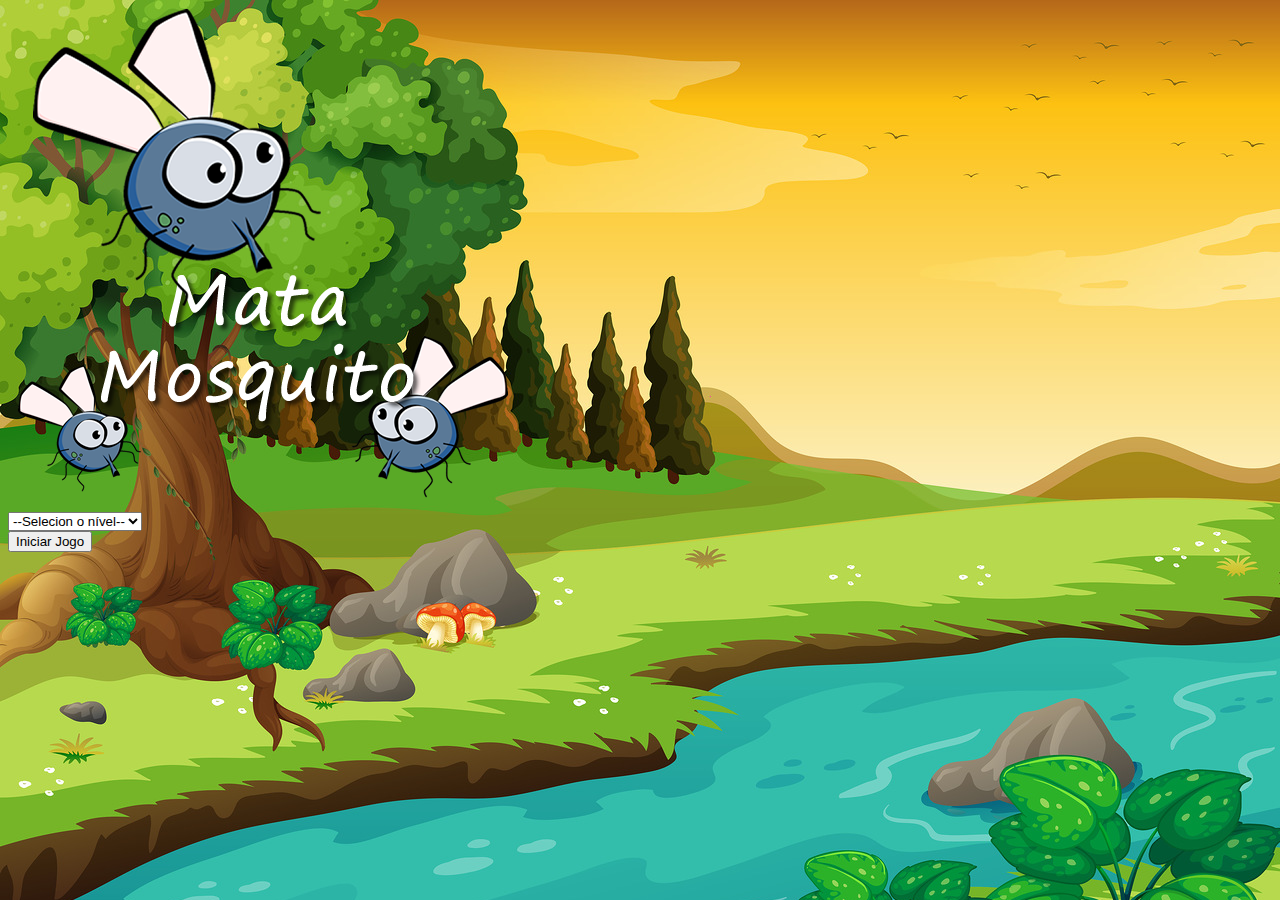
<file: index.html>
<!DOCTYPE html>
<html lang="en">
<head>
    <meta charset="UTF-8">
    <meta http-equiv="X-UA-Compatible" content="IE=edge">
    <meta name="viewport" content="width=device-width, initial-scale=1.0">
    <title>Game Over</title>

    <link href="https://cdn.jsdelivr.net/npm/bootstrap@5.1.3/dist/css/bootstrap.min.css" rel="stylesheet" integrity="sha384-1BmE4kWBq78iYhFldvKuhfTAU6auU8tT94WrHftjDbrCEXSU1oBoqyl2QvZ6jIW3" crossorigin="anonymous">

    <link rel="stylesheet" href="estilo.css">

    <script>
        function iniciarJogo(){
            var nivel = document.getElementById('nivel').value
            
            if(nivel === '') {
                alert('Selecione um nível para iniciar o jogo')
                return false
            }
            window.location.href = "app.html?" + nivel
        }
    </script>

</head>
<body>
    <div class="container">
        <div class="row">
            <div class="col">
                <div class="d-flex justify-content-center">
                    <img src="imagens/game.png" alt="">
                </div>
            </div>
        </div>

        <div class="row">
            <div class="col">
                <div class="d-flex justify-content-center">
                    <div class="mb-2">
                        <select class="form-control" id="nivel">
                            <option value="">--Selecion o nível--</option>
                            <option value="normal">Normal</option>
                            <option value="dificil">Difícil</option>
                            <option value="chucknorris">Chuck Norris</option>
                        </select>
                    </div>
                </div>
            </div>
        </div>

        <div class="row">
            <div class="col">
                <div class="d-flex justify-content-center">
                    <button type="button" class="btn btn-danger btn-lg" onclick="iniciarJogo()">Iniciar Jogo</button>
                </div>
            </div>
        </div>
    </div>
</body>
</html>
</file>
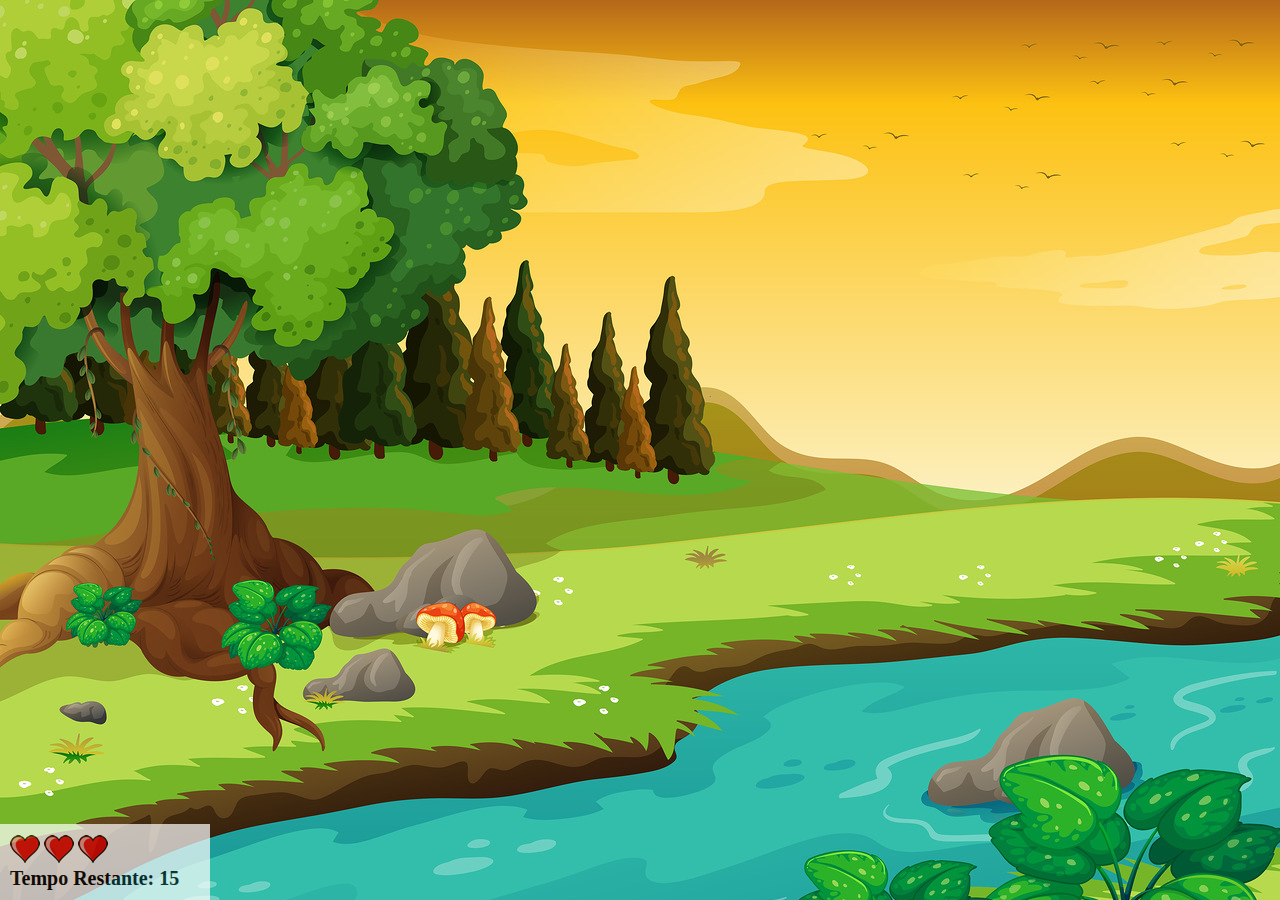
<file: app.html>
<!DOCTYPE html>
<html lang="en">
<head>
    <meta charset="UTF-8">
    <meta http-equiv="X-UA-Compatible" content="IE=edge">
    <meta name="viewport" content="width=device-width, initial-scale=1.0">
    <title>Mata Mosquito</title>

    <link rel="stylesheet" href="estilo.css">
    <script src="jogo.js"></script>

</head>
<body onresize="ajustaTamanhoPalcoJogo()">

    <div class="painel">
        <div class="vidas">
            <img id="v1" src="imagens/coracao_cheio.png" alt="">
            <img id="v2" src="imagens/coracao_cheio.png" alt="">
            <img id="v3" src="imagens/coracao_cheio.png" alt="">
        </div>

        <div class="cronometro">
            Tempo Restante: <span id="cronometro"></span>
        </div>
    </div>

    <script>

        document.getElementById('cronometro').innerHTML = tempo

        // posicaoRandomica()

        var criaMosquito = setInterval(function(){
            posicaoRandomica()
        }, criaMosquitoTempo)

    </script>

</body>
</html>
</file>
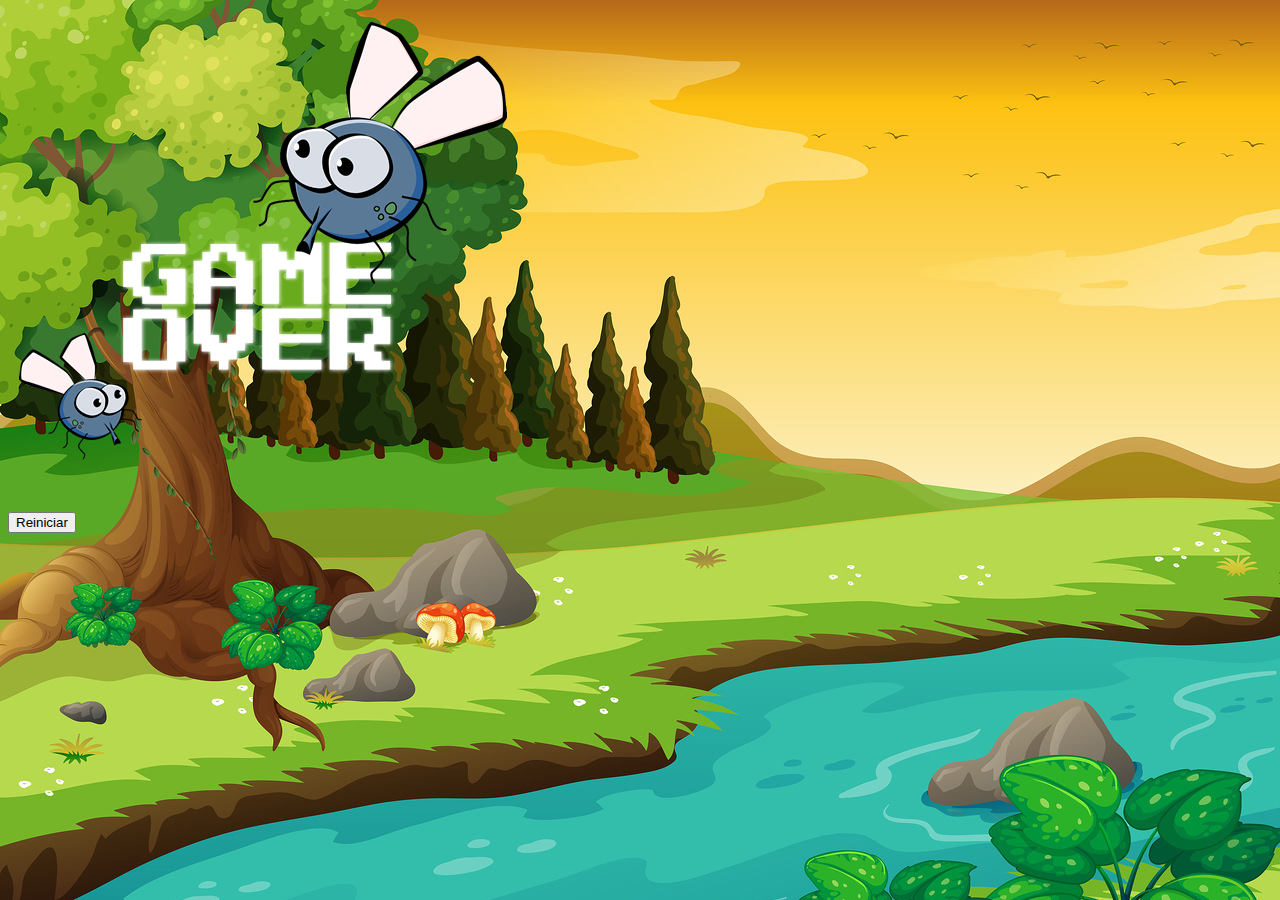
<file: fim_de_jogo.html>
<!DOCTYPE html>
<html lang="en">
<head>
    <meta charset="UTF-8">
    <meta http-equiv="X-UA-Compatible" content="IE=edge">
    <meta name="viewport" content="width=device-width, initial-scale=1.0">
    <title>Game Over</title>

    <link href="https://cdn.jsdelivr.net/npm/bootstrap@5.1.3/dist/css/bootstrap.min.css" rel="stylesheet" integrity="sha384-1BmE4kWBq78iYhFldvKuhfTAU6auU8tT94WrHftjDbrCEXSU1oBoqyl2QvZ6jIW3" crossorigin="anonymous">

    <link rel="stylesheet" href="estilo.css">
</head>
<body>
    <div class="container">
        <div class="row">
            <div class="col">
                <div class="d-flex justify-content-center">
                    <img src="imagens/game_over.png" alt="">
                </div>
            </div>
        </div>

        <div class="row">
            <div class="col">
                <div class="d-flex justify-content-center">
                    <button type="button" class="btn btn-dark btn-lg" onclick="window.location.href = 'index.html' ">Reiniciar</button>
                </div>
            </div>
        </div>
    </div>
</body>
</html>
</file>
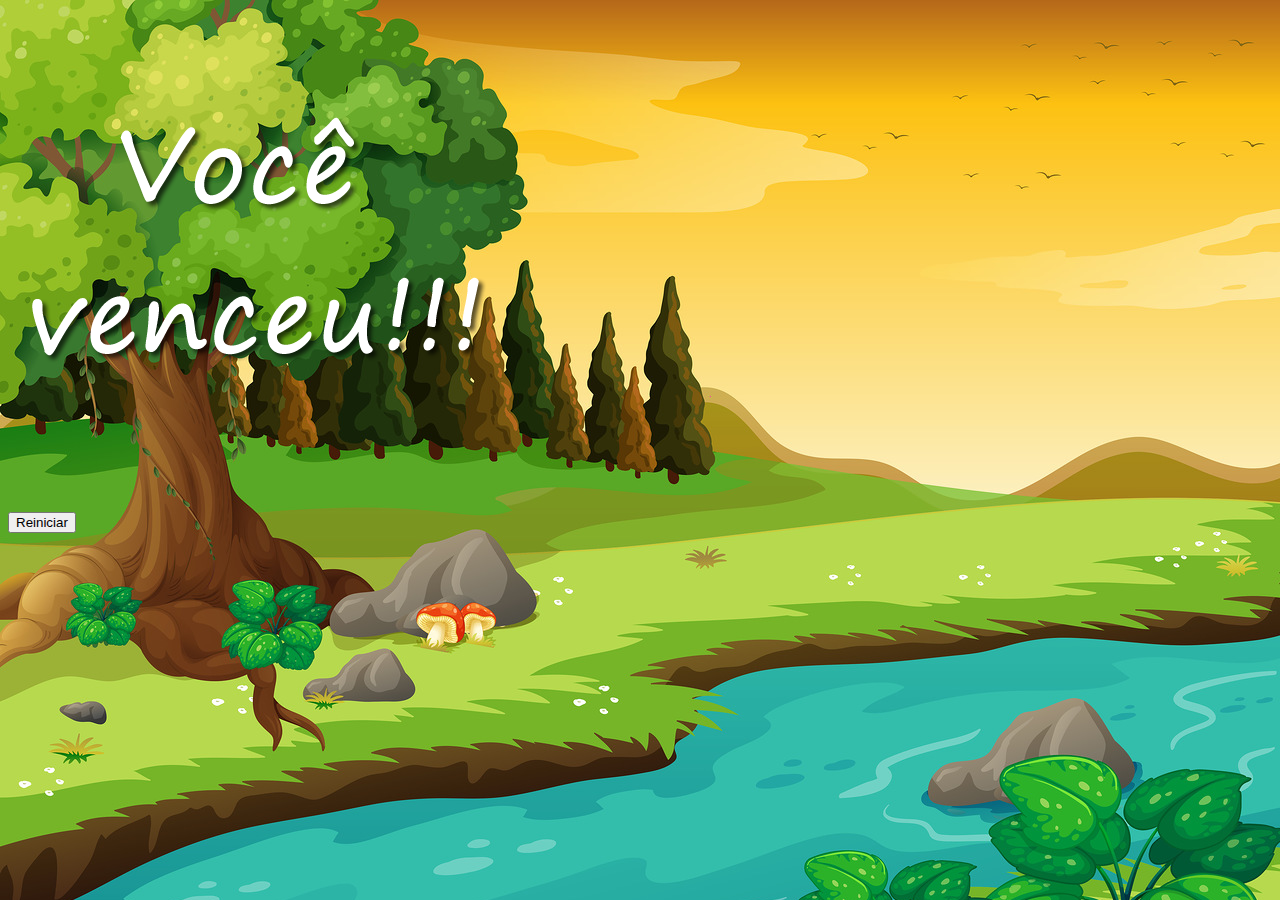
<file: vitoria.html>
<!DOCTYPE html>
<html lang="en">
<head>
    <meta charset="UTF-8">
    <meta http-equiv="X-UA-Compatible" content="IE=edge">
    <meta name="viewport" content="width=device-width, initial-scale=1.0">
    <title>Game Over</title>

    <link href="https://cdn.jsdelivr.net/npm/bootstrap@5.1.3/dist/css/bootstrap.min.css" rel="stylesheet" integrity="sha384-1BmE4kWBq78iYhFldvKuhfTAU6auU8tT94WrHftjDbrCEXSU1oBoqyl2QvZ6jIW3" crossorigin="anonymous">

    <link rel="stylesheet" href="estilo.css">
</head>
<body>
    <div class="container">
        <div class="row">
            <div class="col">
                <div class="d-flex justify-content-center">
                    <img src="imagens/vitoria.png" alt="">
                </div>
            </div>
        </div>

        <div class="row">
            <div class="col">
                <div class="d-flex justify-content-center">
                    <button type="button" class="btn btn-dark btn-lg" onclick="window.location.href = 'index.html' ">Reiniciar</button>
                </div>
            </div>
        </div>
    </div>
</body>
</html>
</file>
<file: estilo.css>
html{
    cursor: url(imagens/mata_mosca.png) 30 30, auto;

}

body{
    background-image: url(imagens/bg.jpg);
    background-repeat: no-repeat;
}

.mosquito1{
    width: 50px;
    height: 50px;
}

.mosquito2{
    width: 70px;
    height: 70px;
}

.mosquito3{
    width: 90px;
    height: 90px;
}

.ladoA{
    transform: scaleX(1);
}

.ladoB{
    transform: scaleX(-1);
}

.painel{
    position: absolute;
    width: 190px;
    padding: 10px;
    left: 0px;
    bottom: 0px;
    border-top: solid 1px #fff;
    background-color: #fff;
    opacity: 0.7;
}

.vidas{
    float: left;
}

.cronometro{
    float: left;
    font-size: 20px;
    font-weight: bold;
}
</file>
